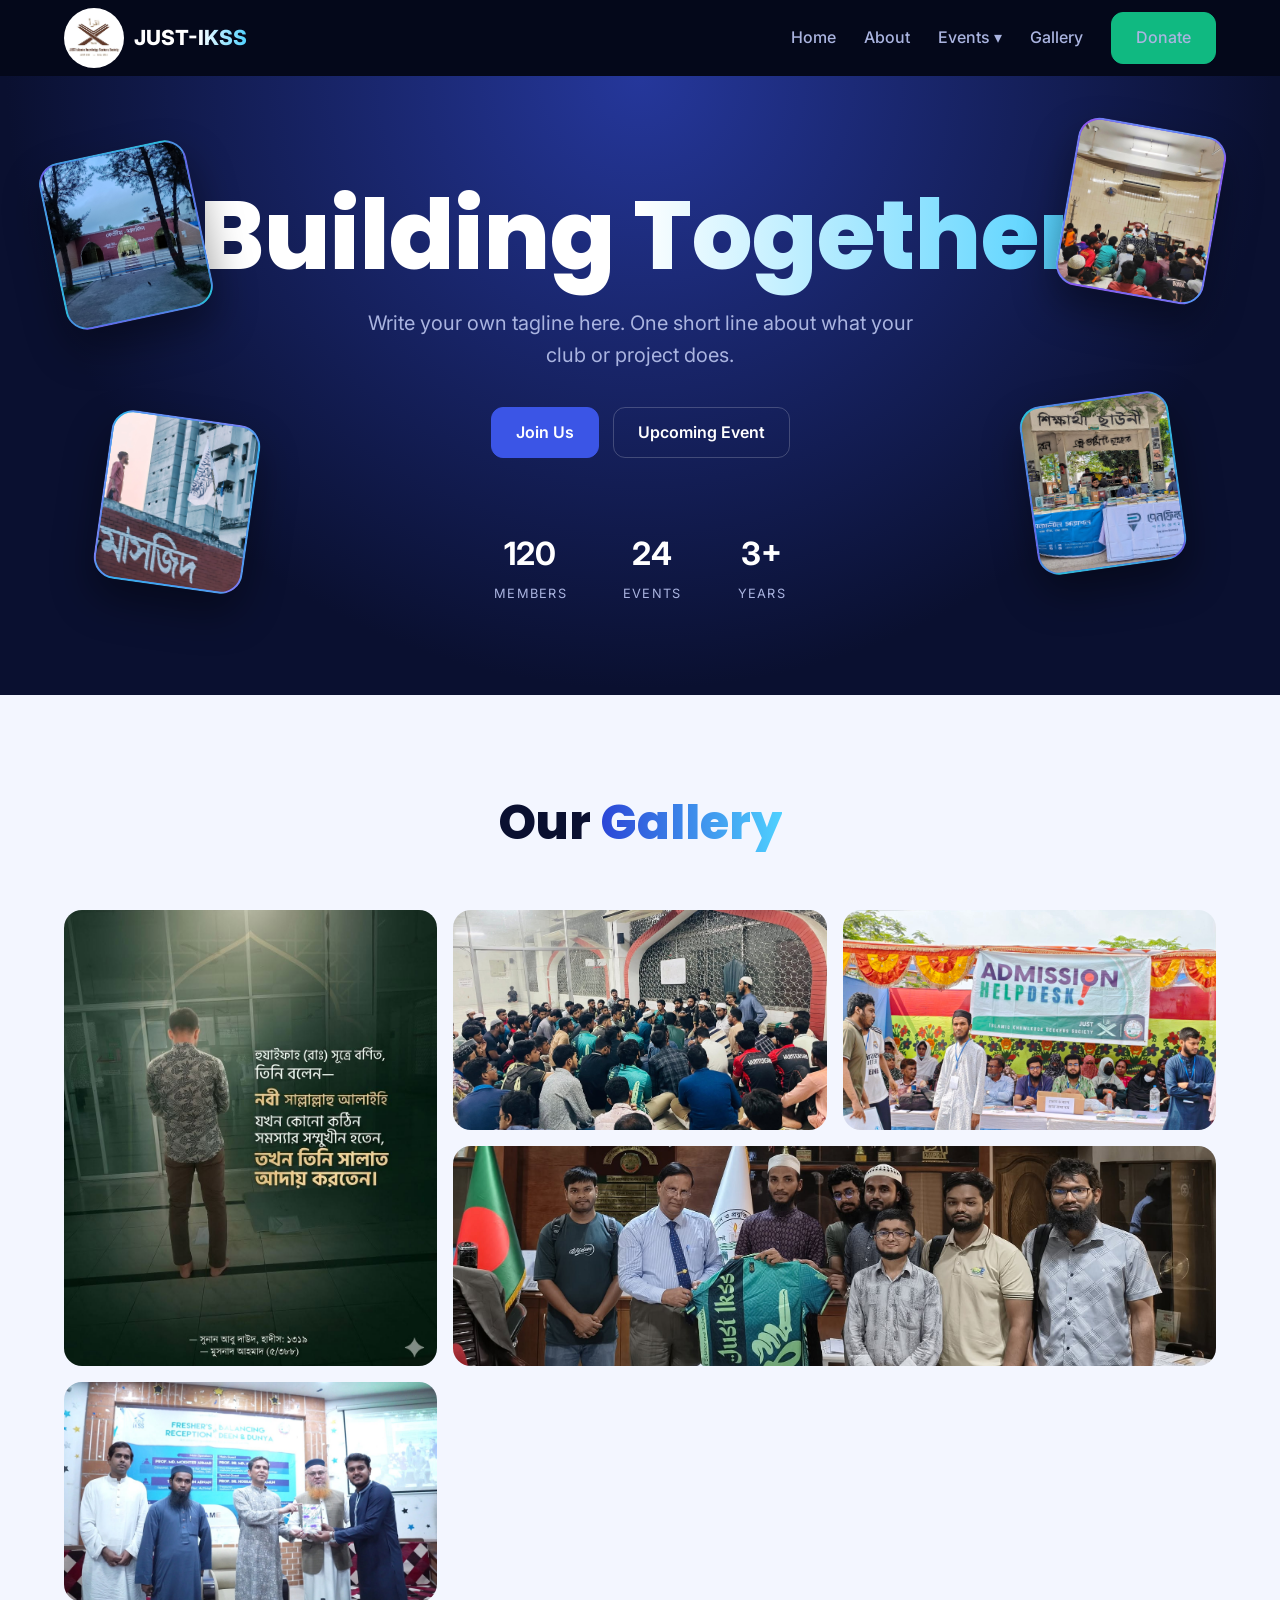
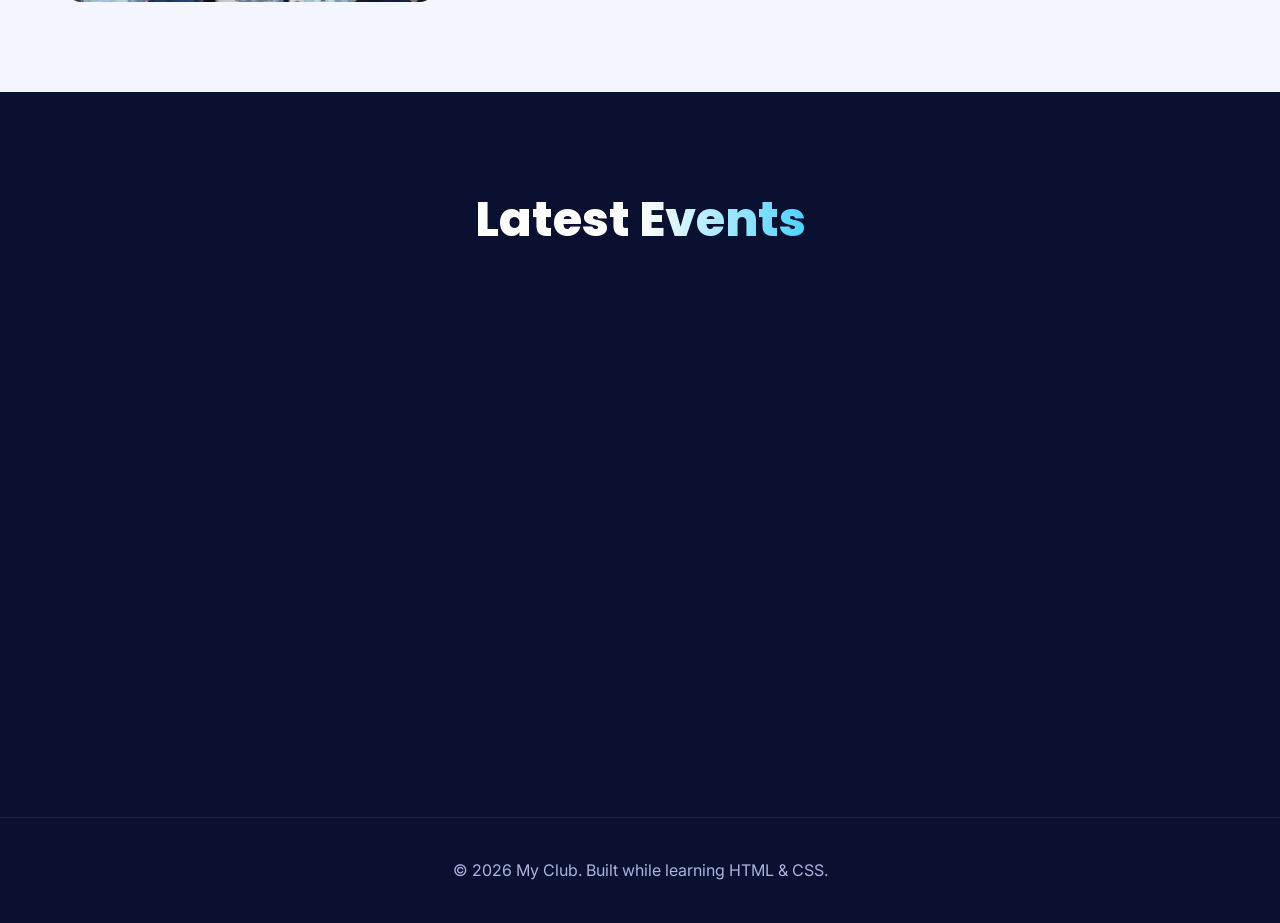
<file: index.html>
<!DOCTYPE html>
<html lang="en">

<head>
  <meta charset="UTF-8">
  <meta name="viewport" content="width=device-width, initial-scale=1">
  <title>JUST-IKSS</title>
  <link rel="preconnect" href="https://fonts.googleapis.com">
  <link
    href="https://fonts.googleapis.com/css2?family=Inter:wght@400;500;600;700&family=Poppins:wght@700;800&display=swap"
    rel="stylesheet">
  <link rel="stylesheet" href="style.css">
</head>

<body>

  <!-- ============ NAVBAR ============ -->
  <nav>
    <div class="container nav-inner">
      <a href="index.html" class="logo">
        <img src="Gallery/logo.jpg" alt="My Club logo">
        <span>JUST-<span class="grad">IKSS</span></span>
      </a>
      <button class="burger" id="burger" aria-label="Menu">☰</button>
      <ul class="menu" id="menu">
        <li><a href="#home">Home</a></li>
        <li><a href="about.html">About</a></li>
        <li class="has-drop">
          <a href="#events">Events ▾</a>
          <ul class="drop">
            <li><a href="#events">Workshops</a></li>
            <li><a href="#events">Community</a></li>
          </ul>
        </li>
        <li><a href="#gallery">Gallery</a></li>
        <li><a href="donate.html" class="btn btn-green">Donate</a></li>
      </ul>
    </div>
  </nav>

  <!-- ============ HERO ============ -->
  <header class="hero" id="home">
    <!-- Floating cards. Chobi dite: <div class="float f1"><img src="photo.jpg" style="width:100%;height:100%;object-fit:cover;border-radius:20px"></div> -->
    <div class="float f1">
      <img src="Gallery/gallery5.jpg" style="width:100%;height:100%;object-fit:cover;border-radius:20px">
    </div>
    <div class="float f2">

      <img src="Gallery/gallery6.jpeg" style="width:100%;height:100%;object-fit:cover;border-radius:20px">
    </div>
    <div class="float f3">
      <img src="Gallery/gallery9.jpg" style="width:100%;height:100%;object-fit:cover;border-radius:20px">
    </div>
    <div class="float f4">
      <img src="Gallery/gallery15.jpg" style="width:100%;height:100%;object-fit:cover;border-radius:20px">
    </div>

    <div class="container">
      <h1>Building <span class="grad">Together</span></h1>
      <p>Write your own tagline here. One short line about what your club or project does.</p>
      <div class="btns">
        <a href="#" class="btn btn-primary">Join Us</a>
        <a href="#events" class="btn">Upcoming Event</a>
      </div>
      <div class="stats">
        <div><b>120</b><span>Members</span></div>
        <div><b>24</b><span>Events</span></div>
        <div><b>3+</b><span>Years</span></div>
      </div>
    </div>
  </header>

  <!-- ============ GALLERY (white section) ============ -->
  <section class="block light" id="gallery">
    <div class="container">
      <h2 class="title">Our <span class="grad">Gallery</span></h2>
      <div class="gallery">
        <div class="g-big g1 reveal from-left"> <img src="Gallery/gallery1.jpg" alt="Describe the photo" loading="lazy">
        </div>
        <div class="g2 reveal from-bottom"> <img src="Gallery/gallery2.jpg" alt="Describe the photo" loading="lazy">
        </div>
        <div class="g3 reveal from-right"> <img src="Gallery/gallery3.jpg" alt="Describe the photo" loading="lazy">
        </div>
        <div class="g-wide g4 reveal from-bottom"> <img src="Gallery/gallery14.jpg" alt="Describe the photo"
            loading="lazy">
        </div>
        <div class="g5 reveal from-left"> <img src="Gallery/gallery10.jpg" alt="Describe the photo" loading="lazy">
        </div>
      </div>
    </div>
  </section>

  <!-- ============ EVENTS ============ -->
  <section class="block" id="events">
    <div class="container">
      <h2 class="title">Latest <span class="grad">Events</span></h2>
      <div class="cards">
        <article class="ecard e1 reveal from-left">
          <span class="badge">Completed</span>
          <time>Sep 27, 2026</time>
          <h3>Event title goes here</h3>
          <p>A short description of what happened at this event...</p>
        </article>
        <article class="ecard e2 reveal from-bottom">
          <span class="badge">Open</span>
          <time>Oct 10, 2026</time>
          <h3>Another event title</h3>
          <p>Replace this with your own text and photo.</p>
        </article>
        <article class="ecard e3 reveal from-right">
          <span class="badge">Completed</span>
          <time>Jul 24, 2026</time>
          <h3>Third event title</h3>
          <p>Change the colors in the .e1 .e2 .e3 CSS rules.</p>
        </article>
      </div>
    </div>
  </section>

  <footer>© 2026 My Club. Built while learning HTML &amp; CSS.</footer>

  <script src="script.js"></script>
</body>

</html>
</file>
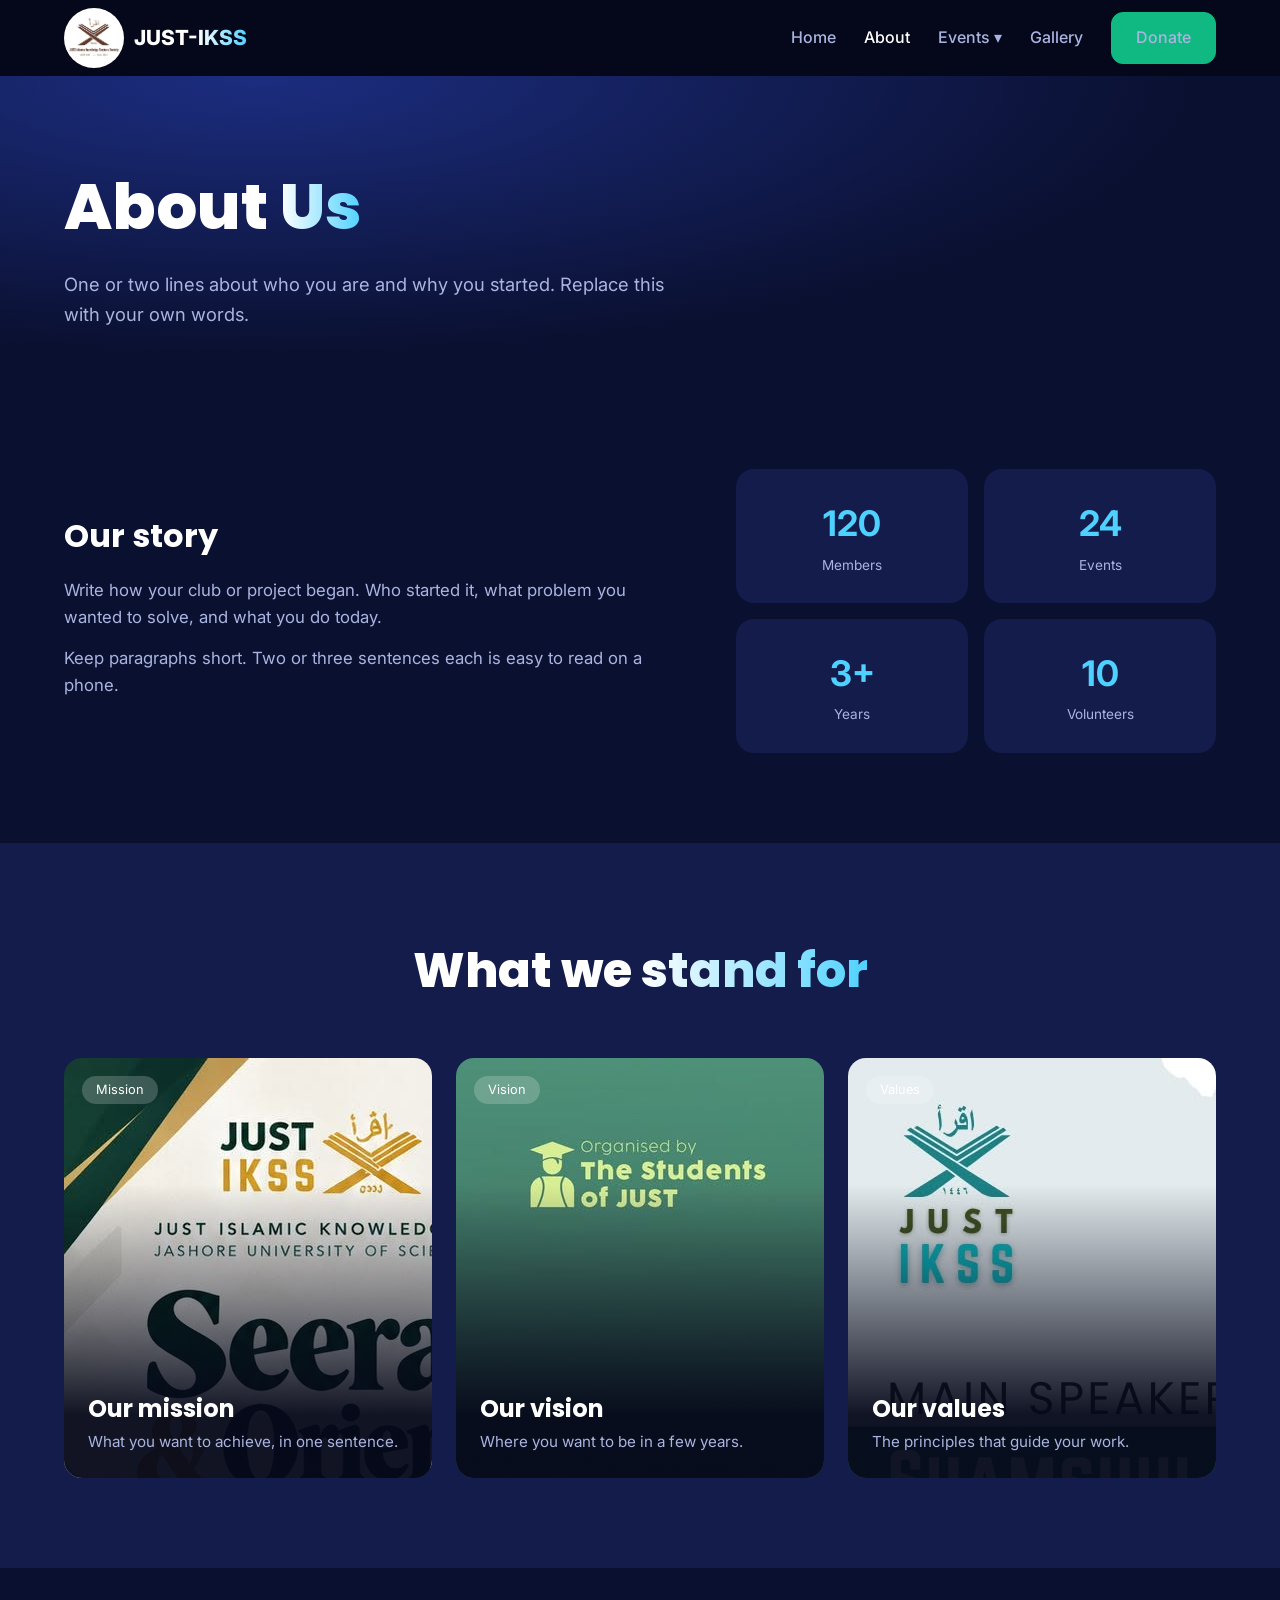
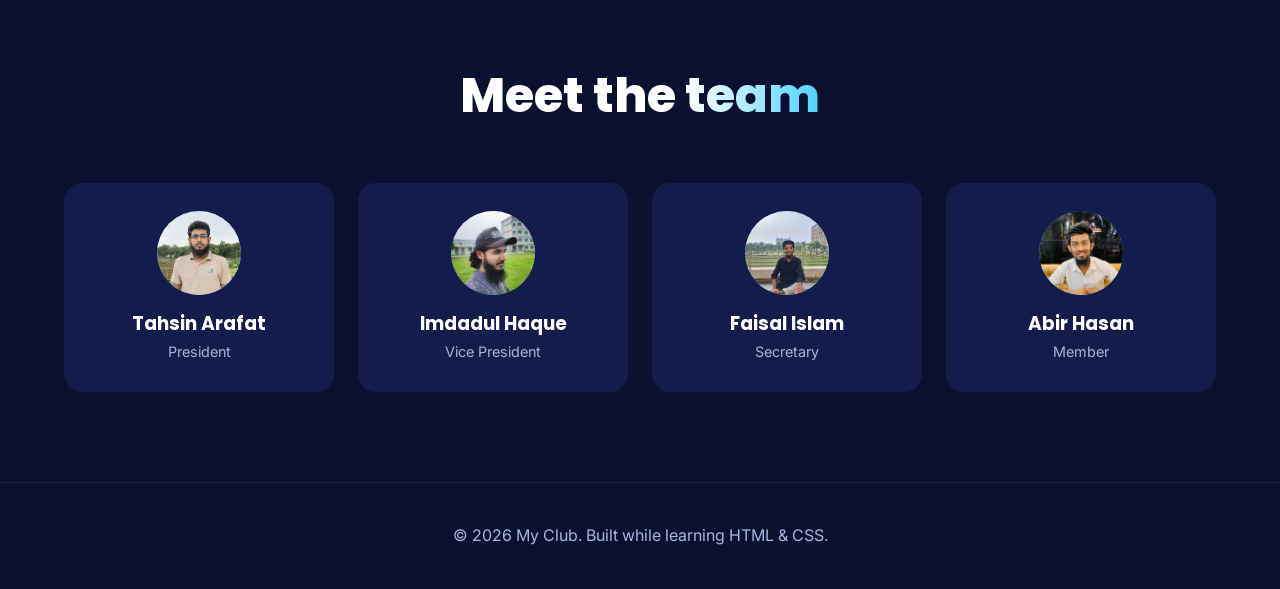
<file: about.html>
<!DOCTYPE html>
<html lang="en">

<head>
  <meta charset="UTF-8">
  <meta name="viewport" content="width=device-width, initial-scale=1">
  <title>About —JUST-IKSS</title>
  <link rel="preconnect" href="https://fonts.googleapis.com">
  <link
    href="https://fonts.googleapis.com/css2?family=Inter:wght@400;500;600;700&family=Poppins:wght@700;800&display=swap"
    rel="stylesheet">
  <link rel="stylesheet" href="style.css">
</head>

<body>
  <nav>
    <div class="container nav-inner">
      <a href="index.html" class="logo">
        <img src="Gallery/logo.jpg" alt="My Club logo">
        <span>JUST-<span class="grad">IKSS</span></span>
      </a> <button class="burger" id="burger" aria-label="Menu">☰</button>
      <ul class="menu" id="menu">
        <li><a href="index.html">Home</a></li>
        <li><a href="about.html" class="current">About</a></li>
        <li class="has-drop">
          <a href="index.html#events">Events ▾</a>
          <ul class="drop">
            <li><a href="index.html#events">Workshops</a></li>
            <li><a href="index.html#events">Community</a></li>
          </ul>
        </li>
        <li><a href="index.html#gallery">Gallery</a></li>
        <li><a href="donate.html" class="btn btn-green">Donate</a></li>
      </ul>
    </div>
  </nav>

  <header class="page-head">
    <div class="container">
      <h1>About <span class="grad">Us</span></h1>
      <p>One or two lines about who you are and why you started. Replace this with your own words.</p>
    </div>
  </header>

  <section class="block">
    <div class="container split">
      <div class="reveal from-left">
        <h2>Our story</h2>
        <p>Write how your club or project began. Who started it, what problem you wanted to solve, and what you do
          today.</p>
        <p>Keep paragraphs short. Two or three sentences each is easy to read on a phone.</p>
      </div>
      <div class="stat-box reveal from-right">
        <div><b>120</b><span>Members</span></div>
        <div><b>24</b><span>Events</span></div>
        <div><b>3+</b><span>Years</span></div>
        <div><b>10</b><span>Volunteers</span></div>
      </div>
    </div>
  </section>

  <!-- Same card style as the events section (overlay cards) -->
  <section class="block alt">
    <div class="container">
      <h2 class="title">What we <span class="grad">stand for</span></h2>
      <div class="cards">
        <article class="ecard e2 reveal from-left"><span class="badge">Mission</span>
          <h3>Our mission</h3>
          <p>What you want to achieve, in one sentence.</p>
        </article>
        <article class="ecard e1 reveal from-bottom"><span class="badge">Vision</span>
          <h3>Our vision</h3>
          <p>Where you want to be in a few years.</p>
        </article>
        <article class="ecard e3 reveal from-right"><span class="badge">Values</span>
          <h3>Our values</h3>
          <p>The principles that guide your work.</p>
        </article>
      </div>
    </div>
  </section>

  <section class="block">
    <div class="container">
      <h2 class="title">Meet the <span class="grad">team</span></h2>
      <div class="team">
        <div class="member reveal from-bottom">
          <div class="avatar">
            <img src="Member/Tahsin.jpg" alt="Name One">
          </div>
          <h3>Tahsin Arafat</h3><span>President</span>
        </div>
        <div class="member reveal from-bottom" style="transition-delay:.15s">
          <div class="avatar">
            <img src="Member/Imdad.jpg" alt="Name One">
          </div>
          <h3>Imdadul Haque</h3><span>Vice President</span>
        </div>
        <div class="member reveal from-bottom" style="transition-delay:.3s">
          <div class="avatar">
            <img src="Member/foisal.jpg" alt="Name One">
          </div>
          <h3>Faisal Islam </h3><span>Secretary</span>
        </div>
        <div class="member reveal from-bottom" style="transition-delay:.45s">
          <div class="avatar">
            <img src="Member/Abir.jpg" alt="Name One">
          </div>
          <h3>Abir Hasan</h3><span>Member</span>
        </div>
      </div>
    </div>
  </section>

  <footer>© 2026 My Club. Built while learning HTML &amp; CSS.</footer>
  <script src="script.js"></script>
</body>

</html>
</file>
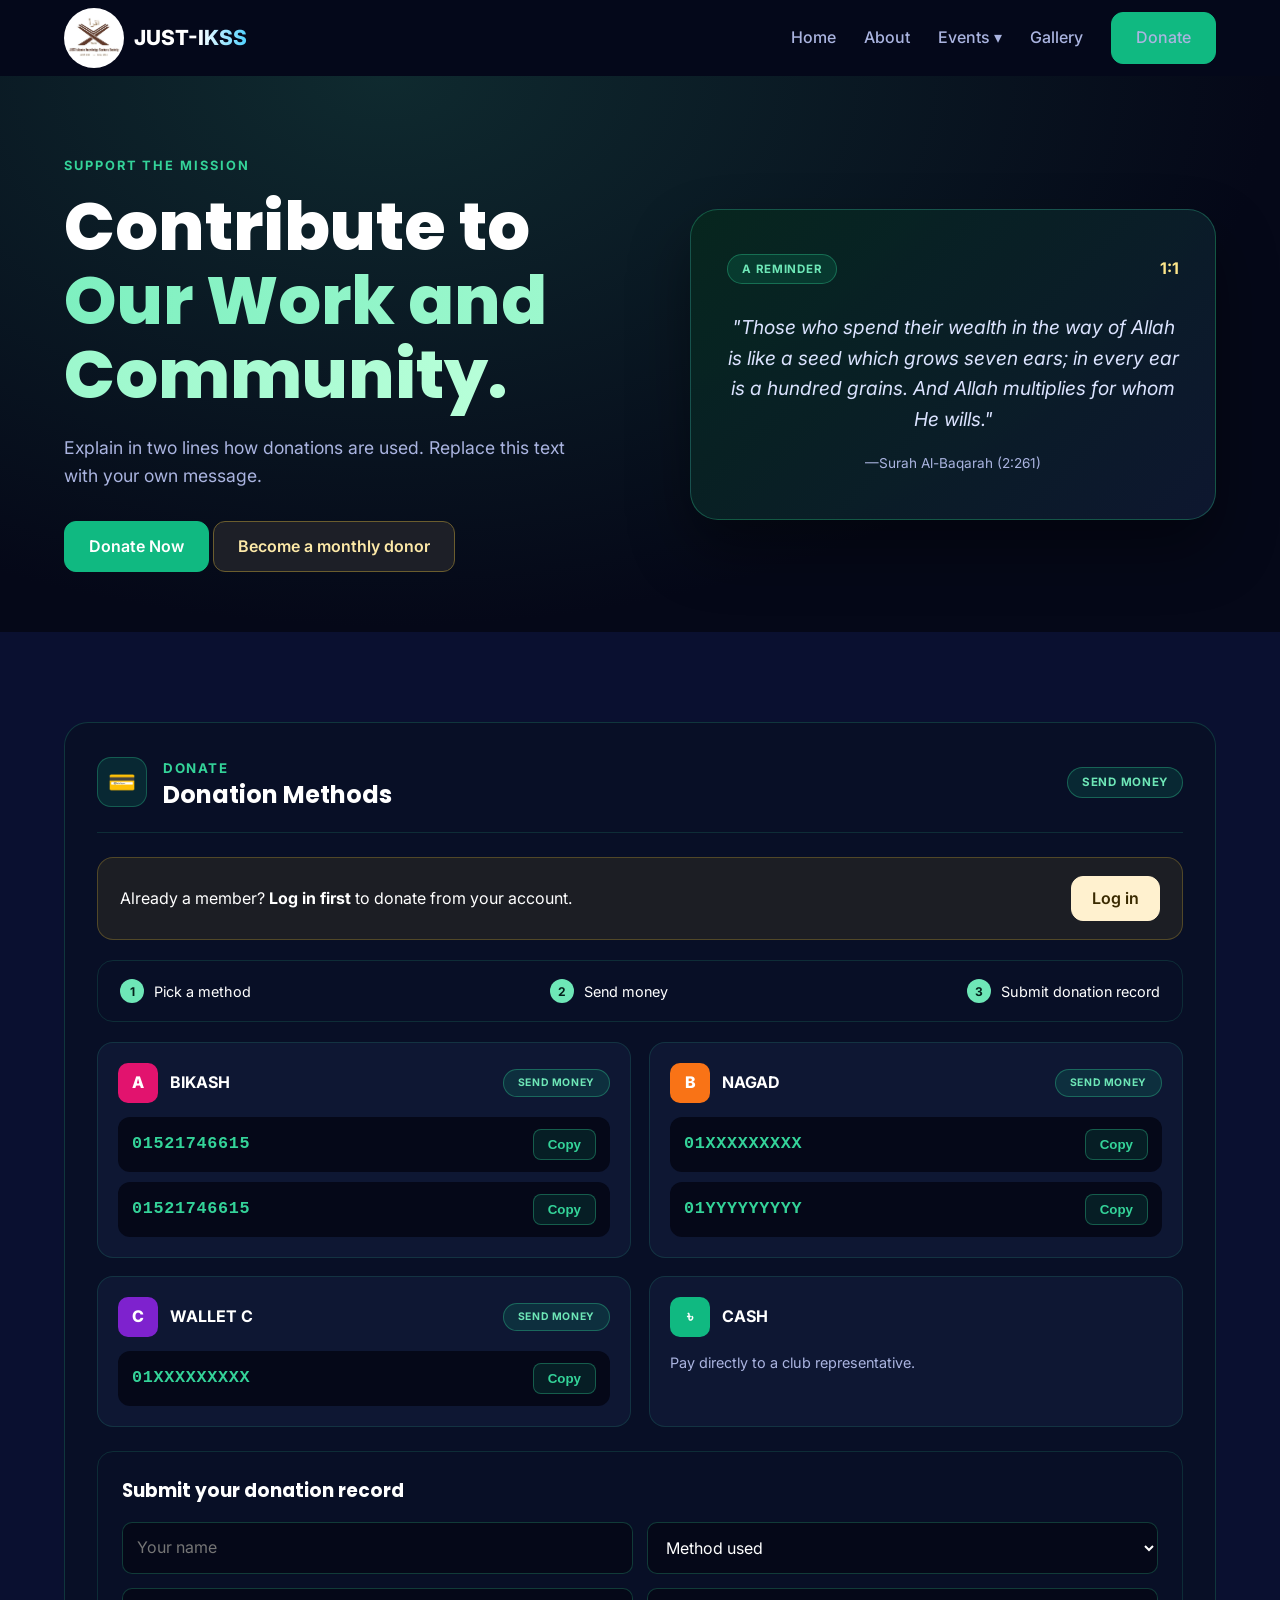
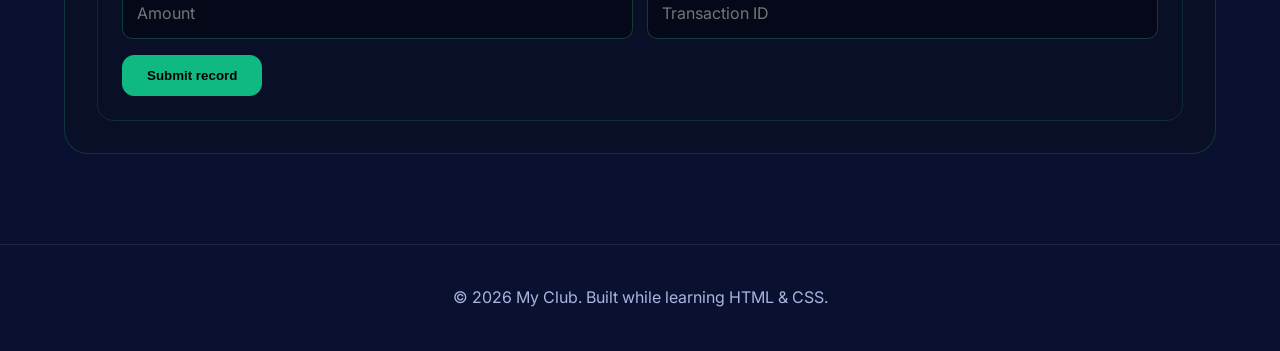
<file: donate.html>
<!DOCTYPE html>
<html lang="en">

<head>
  <meta charset="UTF-8">
  <meta name="viewport" content="width=device-width, initial-scale=1">
  <title>Donate — JUST-IKSS</title>
  <link rel="preconnect" href="https://fonts.googleapis.com">
  <link
    href="https://fonts.googleapis.com/css2?family=Inter:wght@400;500;600;700&family=Poppins:wght@700;800&display=swap"
    rel="stylesheet">
  <link rel="stylesheet" href="style.css">
</head>

<body>
  <nav>
    <div class="container nav-inner">
      <a href="index.html" class="logo">
        <img src="Gallery/logo.jpg" alt="My Club logo">
        <span>JUST-<span class="grad">IKSS</span></span>
      </a> <button class="burger" id="burger" aria-label="Menu">☰</button>
      <ul class="menu" id="menu">
        <li><a href="index.html">Home</a></li>
        <li><a href="about.html" class="">About</a></li>
        <li class="has-drop">
          <a href="index.html#events">Events ▾</a>
          <ul class="drop">
            <li><a href="index.html#events">Workshops</a></li>
            <li><a href="index.html#events">Community</a></li>
          </ul>
        </li>
        <li><a href="index.html#gallery">Gallery</a></li>
        <li><a href="donate.html" class="btn btn-green">Donate</a></li>
      </ul>
    </div>
  </nav>

  <header class="d-hero">
    <div class="container d-grid">
      <div>
        <p class="eyebrow">Support the mission</p>
        <h1>Contribute to <span class="mint">Our Work and Community.</span></h1>
        <p class="lead">Explain in two lines how donations are used. Replace this text with your own message.</p>
        <div class="btns left">
          <a href="#methods" class="btn btn-green">Donate Now</a>
          <a href="#methods" class="btn btn-gold">Become a monthly donor</a>
        </div>
      </div>
      <aside class="glass reveal from-right">
        <div class="top"><span class="pill">A reminder</span><span class="ref">1:1</span></div>
        <p class="quote">"Those who spend their wealth in the way of Allah is like a seed which grows seven ears; in
          every ear is a hundred grains. And Allah multiplies for whom He wills."</p>
        <p class="by">—Surah Al-Baqarah (2:261)</p>
      </aside>
    </div>
  </header>

  <section class="block" id="methods">
    <div class="container">
      <div class="panel">
        <div class="panel-head">
          <div class="icon">💳</div>
          <div><small>DONATE</small>
            <h2>Donation Methods</h2>
          </div>
          <span class="pill">Send Money</span>
        </div>

        <div class="note">
          <span>Already a member? <b>Log in first</b> to donate from your account.</span>
          <a href="#" class="btn btn-cream">Log in</a>
        </div>

        <ol class="steps">
          <li><i>1</i>Pick a method</li>
          <li><i>2</i>Send money</li>
          <li><i>3</i>Submit donation record</li>
        </ol>

        <div class="methods">
          <div class="method">
            <div class="m-head"><span class="m-icon" style="--c:#e2136e">A</span><b>BIKASH</b><span class="pill">Send
                Money</span></div>
            <div class="num"><code>01521746615</code><button class="copy" data-copy="01XXXXXXXXX">Copy</button></div>
            <div class="num"><code>01521746615</code><button class="copy" data-copy="01YYYYYYYYY">Copy</button></div>
          </div>
          <div class="method">
            <div class="m-head"><span class="m-icon" style="--c:#f97316">B</span><b>NAGAD</b><span class="pill">Send
                Money</span></div>
            <div class="num"><code>01XXXXXXXXX</code><button class="copy" data-copy="01XXXXXXXXX">Copy</button></div>
            <div class="num"><code>01YYYYYYYYY</code><button class="copy" data-copy="01YYYYYYYYY">Copy</button></div>
          </div>
          <div class="method">
            <div class="m-head"><span class="m-icon" style="--c:#7e22ce">C</span><b>WALLET C</b><span class="pill">Send
                Money</span></div>
            <div class="num"><code>01XXXXXXXXX</code><button class="copy" data-copy="01XXXXXXXXX">Copy</button></div>
          </div>
          <div class="method">
            <div class="m-head"><span class="m-icon">৳</span><b>CASH</b></div>
            <p>Pay directly to a club representative.</p>
          </div>
        </div>

        <!-- Step 3 -->
        <form class="record" id="record">
          <h3>Submit your donation record</h3>
          <div class="fields">
            <input required placeholder="Your name">
            <select required>
              <option value="">Method used</option>
              <option>Wallet A</option>
              <option>Wallet B</option>
              <option>Wallet C</option>
              <option>Cash</option>
            </select>
            <input required type="number" min="1" placeholder="Amount">
            <input placeholder="Transaction ID">
          </div>
          <button class="btn btn-green" type="submit">Submit record</button>
          <p id="thanks">Thank you! (Demo only. Connect a backend later to save this.)</p>
        </form>
      </div>
    </div>
  </section>

  <footer>© 2026 My Club. Built while learning HTML &amp; CSS.</footer>
  <script src="script.js"></script>
</body>

</html>
</file>
<file: style.css>
/* ============ 1. COLORS & BASICS (ekhane rong bodlalei puro site bodlay) ============ */
:root {
  --bg: #0a1030;
  /* dark navy */
  --bg-soft: #131c4a;
  --text: #ffffff;
  --muted: #aab4e0;
  --blue: #3b55e6;
  --cyan: #4fd1ff;
  --green: #10b981;
  --radius: 18px;
}

* {
  box-sizing: border-box;
  margin: 0;
  padding: 0;
}

html {
  scroll-behavior: smooth;
}

body {
  font-family: "Inter", system-ui, sans-serif;
  background: var(--bg);
  color: var(--text);
  line-height: 1.6;
  overflow-x: hidden;
  overflow-x: clip;
}

a {
  color: inherit;
  text-decoration: none;
}

.container {
  max-width: 1200px;
  margin: 0 auto;
  padding: 0 24px;
}

/* Gradient text: "Unity" er moto shobdo rongin korte */
.grad {
  background: linear-gradient(90deg, #fff, var(--cyan));
  -webkit-background-clip: text;
  background-clip: text;
  color: transparent;
}

/* ============ 2. NAVBAR (upore atka thake) ============ */
nav {
  position: sticky;
  top: 0;
  z-index: 50;
  background: rgba(5, 8, 25, .92);
  backdrop-filter: blur(8px);
}

.nav-inner {
  display: flex;
  align-items: center;
  justify-content: space-between;
  height: 76px;
}

.logo {
  font-weight: 800;
  font-size: 1.3rem;
}

.menu {
  display: flex;
  align-items: center;
  gap: 28px;
  list-style: none;
}

.menu a {
  color: var(--muted);
  font-weight: 500;
  transition: color .2s;
}

.menu a:hover {
  color: #fff;
}

.btn {
  display: inline-block;
  padding: 12px 24px;
  border-radius: 12px;
  font-weight: 600;
  border: 1px solid rgba(255, 255, 255, .2);
  transition: transform .2s, background .2s;
}

.btn:hover {
  transform: translateY(-2px);
}

.btn-primary {
  background: var(--blue);
  border-color: var(--blue);
}

.btn-green {
  background: var(--green);
  border-color: var(--green);
}

/* Dropdown: hover korle niche menu ashe */
.has-drop {
  position: relative;
}

.drop {
  position: absolute;
  top: 100%;
  left: 0;
  min-width: 180px;
  background: var(--bg-soft);
  border-radius: 12px;
  padding: 8px;
  list-style: none;
  opacity: 0;
  visibility: hidden;
  transform: translateY(8px);
  transition: .2s;
}

.has-drop:hover .drop {
  opacity: 1;
  visibility: visible;
  transform: none;
}

.drop a {
  display: block;
  padding: 8px 12px;
  border-radius: 8px;
}

.drop a:hover {
  background: rgba(255, 255, 255, .08);
}

.burger {
  display: none;
  background: none;
  border: 0;
  color: #fff;
  font-size: 1.8rem;
  cursor: pointer;
}

/* ============ 3. HERO ============ */
.hero {
  position: relative;
  overflow: hidden;
  text-align: center;
  padding: 110px 0 90px;
  background: radial-gradient(ellipse at 50% 0%, #25379b 0%, var(--bg) 70%);
}

.hero h1 {
  font-size: clamp(2.8rem, 8vw, 6rem);
  line-height: 1.05;
  font-weight: 800;
}

.hero p {
  color: var(--muted);
  font-size: 1.25rem;
  margin: 20px auto 36px;
  max-width: 560px;
}

.hero .btns {
  display: flex;
  gap: 14px;
  justify-content: center;
  flex-wrap: wrap;
}

/* Tilted floating cards: rotate() diye ektu tilt kora */
.float {
  position: absolute;
  width: 150px;
  height: 170px;
  border-radius: 22px;
  border: 2px solid rgba(255, 255, 255, .15);
  box-shadow: 0 20px 40px rgba(0, 0, 0, .4);
  animation: bob 6s ease-in-out infinite;
}

.f1 {
  left: 4%;
  top: 12%;
  transform: rotate(-12deg);
  background: linear-gradient(135deg, #4f46e5, #06b6d4);
}

.f2 {
  left: 8%;
  top: 55%;
  transform: rotate(8deg);
  background: linear-gradient(135deg, #0ea5e9, #6366f1);
  animation-delay: 1s;
}

.f3 {
  right: 5%;
  top: 8%;
  transform: rotate(10deg);
  background: linear-gradient(135deg, #7c3aed, #3b82f6);
  animation-delay: 2s;
}

.f4 {
  right: 8%;
  top: 52%;
  transform: rotate(-8deg);
  background: linear-gradient(135deg, #06b6d4, #4f46e5);
  animation-delay: 3s;
}

@keyframes bob {

  0%,
  100% {
    translate: 0 0;
  }

  50% {
    translate: 0 -14px;
  }
}

/* uthe nameh animation */

/* Stats row */
.stats {
  display: flex;
  justify-content: center;
  gap: 56px;
  margin-top: 70px;
  flex-wrap: wrap;
}

.stats b {
  display: block;
  font-size: 2rem;
}

.stats span {
  color: var(--muted);
  font-size: .8rem;
  letter-spacing: .1em;
  text-transform: uppercase;
}

/* ============ 4. SECTIONS ============ */
section.block {
  padding: 90px 0;
}

.light {
  background: #f3f6ff;
  color: #0a1030;
}

/* white background section */
.title {
  font-size: clamp(2rem, 5vw, 3rem);
  font-weight: 800;
  text-align: center;
  margin-bottom: 48px;
}

.light .grad {
  background: linear-gradient(90deg, #2b45d6, #4fd1ff);
  -webkit-background-clip: text;
  background-clip: text;
}

/* GALLERY: CSS Grid. "span 2" mane 2 ghor jure thaka */
.gallery {
  display: grid;
  grid-template-columns: repeat(3, 1fr);
  grid-auto-rows: 220px;
  gap: 16px;
}

.gallery div {
  border-radius: var(--radius);
  background-size: cover;
  background-position: center;
  overflow: hidden;
}

.gallery img {
  width: 100%;
  height: 100%;
  object-fit: cover;
  display: block;
  transition: transform .5s;
}

.gallery div:hover img {
  transform: scale(1.08);
}

.g-big {
  grid-row: span 2;
}

/* lomba (2 row) */
.g-wide {
  grid-column: span 2;
}

/* chowra (2 column) */
.g1 {
  background: linear-gradient(135deg, #6366f1, #22d3ee);
}

.g2 {
  background: linear-gradient(135deg, #f59e0b, #ef4444);
}

.g3 {
  background: linear-gradient(135deg, #10b981, #3b82f6);
}

.g4 {
  background: linear-gradient(135deg, #8b5cf6, #ec4899);
}

.g5 {
  background: linear-gradient(135deg, #0ea5e9, #14b8a6);
}

/* EVENT CARDS: ছবির উপর dark overlay + লেখা */
.cards {
  display: grid;
  grid-template-columns: repeat(auto-fit, minmax(280px, 1fr));
  gap: 24px;
}

.ecard {
  position: relative;
  height: 420px;
  border-radius: var(--radius);
  overflow: hidden;
  display: flex;
  flex-direction: column;
  justify-content: flex-end;
  padding: 24px;
}

/* ::before = chobi, ::after = overlay (niche dark gradient jate lekha pora jay) */
.ecard::before {
  content: "";
  position: absolute;
  inset: 0;
  background: var(--img) center/cover no-repeat;
  transition: transform .5s;
}

.ecard::after {
  content: "";
  position: absolute;
  inset: 0;
  background: linear-gradient(to top, rgba(5, 8, 25, .95) 15%, transparent 70%);
}

.ecard:hover::before {
  transform: scale(1.08);
}

.ecard>* {
  position: relative;
  z-index: 1;
}

.badge {
  position: absolute !important;
  top: 18px;
  left: 18px;
  background: rgba(255, 255, 255, .2);
  padding: 4px 14px;
  border-radius: 99px;
  font-size: .8rem;
  backdrop-filter: blur(6px);
}

.ecard time {
  color: var(--cyan);
  font-size: .9rem;
}

.ecard h3 {
  font-size: 1.5rem;
  line-height: 1.2;
  margin: 6px 0;
}

.ecard p {
  color: var(--muted);
  font-size: .95rem;
}

.e1 {
  --img: url("Gallery/gallery4.jpg"), linear-gradient(135deg, #7f1d1d, #f97316);
}

.e2 {
  --img: url("Gallery/gallery8.jpg"), linear-gradient(135deg, #1e3a8a, #06b6d4);
}

.e3 {
  --img: url("Gallery/gallery19.jpg"), linear-gradient(135deg, #064e3b, #10b981);
}

footer {
  text-align: center;
  padding: 40px 0;
  color: var(--muted);
  border-top: 1px solid rgba(255, 255, 255, .08);
}

/* ============ 5. SCROLL ANIMATION (aager demo-r moto) ============ */
.reveal {
  opacity: 0;
  transition: opacity .8s ease, transform .8s ease;
}

.from-left {
  transform: translateX(-100px);
}

.from-right {
  transform: translateX(100px);
}

.from-bottom {
  transform: translateY(70px);
}

.reveal.show {
  opacity: 1;
  transform: none;
}

/* ============ 6. MOBILE (@media: chhoto screen-er jonno alada rule) ============ */
@media (max-width: 900px) {
  .burger {
    display: block;
  }

  .menu {
    display: none;
    position: absolute;
    top: 76px;
    left: 0;
    right: 0;
    flex-direction: column;
    align-items: flex-start;
    padding: 20px 24px;
    background: #050819;
  }

  .menu.open {
    display: flex;
  }

  .drop {
    display: none;
  }

  .float {
    display: none;
  }

  /* mobile-e tilted card lukao */
  .gallery {
    grid-template-columns: 1fr 1fr;
  }

  .g-wide {
    grid-column: span 2;
  }
}

@media (prefers-reduced-motion: reduce) {
  .reveal {
    opacity: 1;
    transform: none;
    transition: none;
  }

  .float {
    animation: none;
  }
}

/* ============ 7. EXTRA: fonts, sub-page header ============ */
h1,
h2,
h3 {
  font-family: "Poppins", "Inter", system-ui, sans-serif;
}

.page-head {
  padding: 80px 0 50px;
  background: radial-gradient(ellipse at 20% 0%, #1c2d80 0%, var(--bg) 65%);
}

.page-head h1 {
  font-size: clamp(2.4rem, 6vw, 4rem);
  font-weight: 800;
}

.page-head p {
  color: var(--muted);
  max-width: 640px;
  font-size: 1.15rem;
  margin-top: 12px;
}

.alt {
  background: var(--bg-soft);
}

.menu a.current {
  color: #fff;
}

/* ============ 8. ABOUT PAGE ============ */
.split {
  display: grid;
  grid-template-columns: 1.3fr 1fr;
  gap: 48px;
  align-items: center;
}

.split p {
  color: var(--muted);
  margin-bottom: 14px;
  font-size: 1.05rem;
}

.split h2 {
  font-size: 2rem;
  margin-bottom: 16px;
}

.stat-box {
  display: grid;
  grid-template-columns: 1fr 1fr;
  gap: 16px;
}

.stat-box div {
  background: var(--bg-soft);
  border-radius: var(--radius);
  padding: 26px;
  text-align: center;
}

.stat-box b {
  display: block;
  font-size: 2.2rem;
  color: var(--cyan);
}

.stat-box span {
  color: var(--muted);
  font-size: .85rem;
}

.team {
  display: grid;
  grid-template-columns: repeat(auto-fit, minmax(210px, 1fr));
  gap: 24px;
}

.member {
  text-align: center;
  padding: 28px;
  border-radius: var(--radius);
  background: var(--bg-soft);
}

.avatar {
  width: 84px;
  height: 84px;
  margin: 0 auto 14px;
  border-radius: 50%;
  display: grid;
  place-items: center;
  font-size: 1.6rem;
  font-weight: 700;
  background: linear-gradient(135deg, var(--blue), var(--cyan));
}

.member span {
  color: var(--muted);
  font-size: .9rem;
}

/* ============ 9. DONATE PAGE ============ */
.mint {
  background: linear-gradient(90deg, #7ef0c0, #b8ffd9);
  -webkit-background-clip: text;
  background-clip: text;
  color: transparent;
}

.d-hero {
  padding: 80px 0 60px;
  background: radial-gradient(ellipse at 30% 0%, #0f2a2f 0%, #050818 70%);
}

.d-grid {
  display: grid;
  grid-template-columns: 1.1fr 1fr;
  gap: 48px;
  align-items: center;
}

.eyebrow {
  color: #34d399;
  font-weight: 700;
  letter-spacing: .15em;
  font-size: .8rem;
  text-transform: uppercase;
  margin-bottom: 14px;
}

.d-hero h1 {
  font-size: clamp(2.4rem, 5.5vw, 4.2rem);
  line-height: 1.1;
  font-weight: 800;
}

.d-hero .lead {
  color: var(--muted);
  font-size: 1.1rem;
  margin: 22px 0 30px;
  max-width: 520px;
}

.left {
  justify-content: flex-start !important;
}

.btn-gold {
  background: #1d1f27;
  border-color: #6b5d2e;
  color: #fde9a8;
}

.btn-cream {
  background: #fff1cf;
  color: #3a2a00;
  border-color: #fff1cf;
  padding: 9px 20px;
}

.glass {
  padding: 44px 36px;
  border-radius: 28px;
  text-align: center;
  border: 1px solid rgba(52, 211, 153, .3);
  background: linear-gradient(135deg, rgba(6, 40, 30, .9), rgba(15, 25, 50, .9));
  box-shadow: 0 30px 60px rgba(0, 0, 0, .4);
}

.glass .top {
  display: flex;
  justify-content: space-between;
  align-items: center;
  margin-bottom: 28px;
}

.pill {
  display: inline-block;
  padding: 5px 14px;
  border-radius: 99px;
  font-size: .72rem;
  font-weight: 700;
  letter-spacing: .06em;
  text-transform: uppercase;
  color: #6ee7b7;
  background: rgba(16, 185, 129, .15);
  border: 1px solid rgba(52, 211, 153, .35);
}

.ref {
  color: #fde68a;
  font-weight: 700;
}

.quote {
  font-style: italic;
  font-size: 1.2rem;
  color: #dbe3ff;
}

.by {
  color: var(--muted);
  font-size: .85rem;
  margin-top: 18px;
}

.panel {
  border-radius: 24px;
  padding: 32px;
  background: rgba(8, 16, 38, .9);
  border: 1px solid rgba(52, 211, 153, .2);
}

.panel-head {
  display: flex;
  align-items: center;
  gap: 16px;
  padding-bottom: 22px;
  border-bottom: 1px solid rgba(52, 211, 153, .15);
  margin-bottom: 24px;
}

.panel-head .pill {
  margin-left: auto;
}

.panel-head h2 {
  font-size: 1.5rem;
  line-height: 1.2;
}

.panel-head small {
  color: #34d399;
  font-weight: 700;
  letter-spacing: .12em;
}

.icon {
  width: 50px;
  height: 50px;
  border-radius: 14px;
  display: grid;
  place-items: center;
  font-size: 1.4rem;
  background: rgba(16, 185, 129, .15);
  border: 1px solid rgba(52, 211, 153, .3);
}

.note {
  display: flex;
  justify-content: space-between;
  align-items: center;
  gap: 16px;
  flex-wrap: wrap;
  padding: 18px 22px;
  border-radius: 16px;
  margin-bottom: 20px;
  background: rgba(120, 100, 30, .18);
  border: 1px solid rgba(180, 150, 50, .35);
}

.steps {
  list-style: none;
  display: flex;
  justify-content: space-between;
  gap: 16px;
  flex-wrap: wrap;
  padding: 18px 22px;
  border-radius: 16px;
  margin-bottom: 20px;
  border: 1px solid rgba(52, 211, 153, .15);
  font-size: .9rem;
}

.steps li {
  display: flex;
  align-items: center;
  gap: 10px;
}

.steps i {
  width: 24px;
  height: 24px;
  border-radius: 50%;
  display: grid;
  place-items: center;
  font-style: normal;
  font-weight: 700;
  font-size: .75rem;
  color: #04201a;
  background: #6ee7b7;
}

.methods {
  display: grid;
  grid-template-columns: 1fr 1fr;
  gap: 18px;
}

.method {
  padding: 20px;
  border-radius: 16px;
  cursor: pointer;
  background: rgba(17, 26, 56, .8);
  border: 1px solid rgba(52, 211, 153, .15);
  transition: border-color .2s, transform .2s;
}

.method:hover,
.method.active {
  border-color: #34d399;
}

.m-head {
  display: flex;
  align-items: center;
  gap: 12px;
  margin-bottom: 14px;
}

.m-head .pill {
  margin-left: auto;
  font-size: .65rem;
}

.m-icon {
  width: 40px;
  height: 40px;
  border-radius: 10px;
  display: grid;
  place-items: center;
  font-weight: 800;
  background: var(--c, #10b981);
}

.num {
  display: flex;
  justify-content: space-between;
  align-items: center;
  padding: 12px 14px;
  border-radius: 12px;
  margin-top: 10px;
  background: #050818;
}

.num code {
  font-size: 1.05rem;
  font-weight: 700;
  color: #34d399;
  letter-spacing: .04em;
}

.copy {
  cursor: pointer;
  padding: 7px 14px;
  border-radius: 8px;
  font-weight: 600;
  color: #34d399;
  background: rgba(16, 185, 129, .12);
  border: 1px solid rgba(52, 211, 153, .35);
}

.copy:hover {
  background: rgba(16, 185, 129, .25);
}

.method p {
  color: var(--muted);
  font-size: .9rem;
}

.record {
  margin-top: 24px;
  padding: 24px;
  border-radius: 16px;
  border: 1px solid rgba(52, 211, 153, .15);
}

.record h3 {
  margin-bottom: 16px;
}

.fields {
  display: grid;
  grid-template-columns: 1fr 1fr;
  gap: 14px;
  margin-bottom: 16px;
}

.fields input,
.fields select {
  width: 100%;
  padding: 12px 14px;
  border-radius: 10px;
  font: inherit;
  color: #fff;
  background: #050818;
  border: 1px solid rgba(52, 211, 153, .25);
}

.fields input:focus,
.fields select:focus {
  outline: 2px solid #34d399;
}

#thanks {
  margin-top: 14px;
  color: #6ee7b7;
  display: none;
}

@media (max-width: 900px) {

  .split,
  .d-grid,
  .methods,
  .fields {
    grid-template-columns: 1fr;
  }

  .steps {
    flex-direction: column;
  }
}


.avatar {
  overflow: hidden;
}

.avatar img {
  width: 100%;
  height: 100%;
  object-fit: cover;
  object-position: top;
  display: block;
}


.logo {
  display: flex;
  align-items: center;
  gap: 10px;
}

.logo img {
  height: 60px;
  width: auto;
  display: block;
  width: 60px;
  border-radius: 50%;
}

@media (max-width: 900px) {

  .from-left,
  .from-right {
    transform: translateY(40px);
  }
}
</file>
